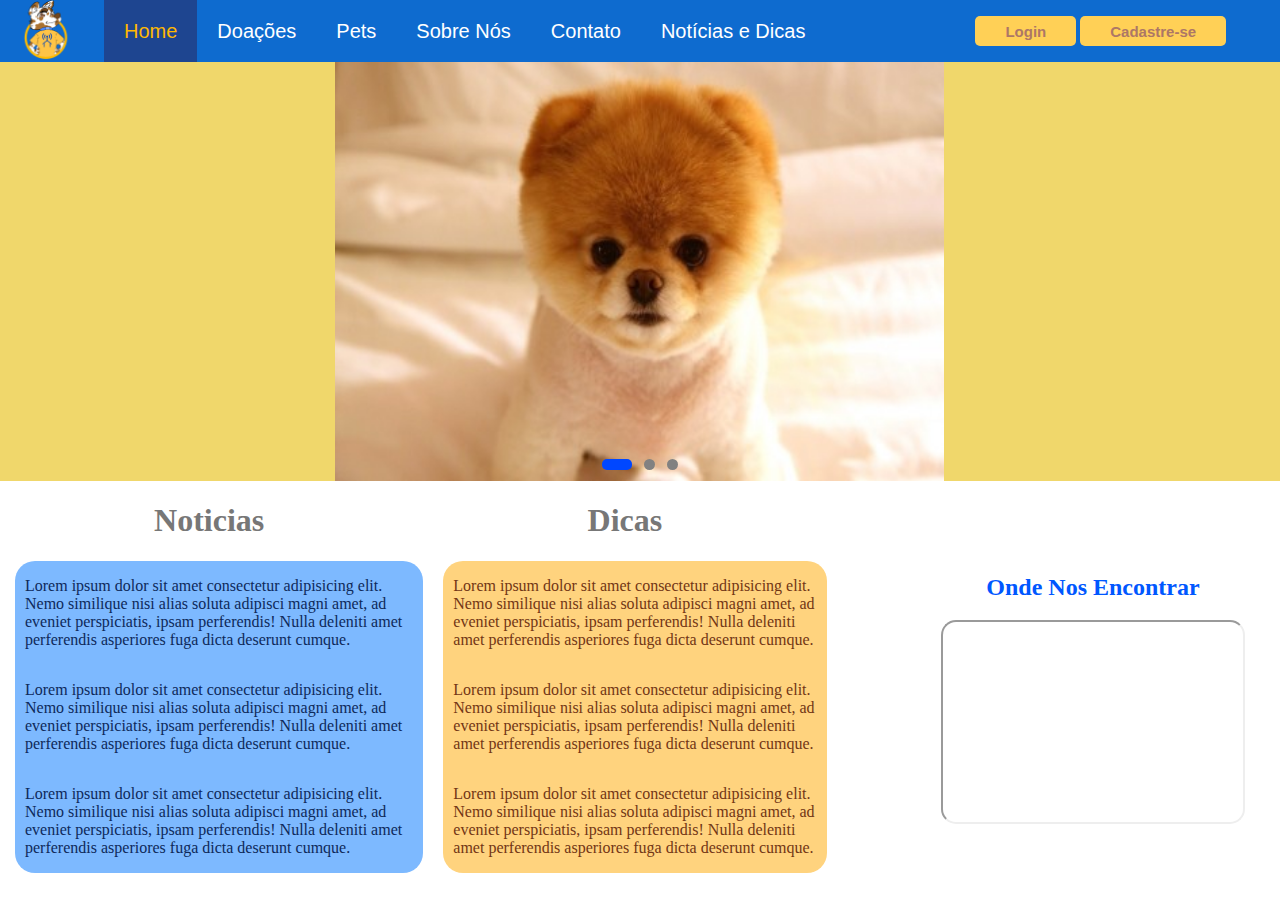
<file: Site/index.html>
<!DOCTYPE html>
<html lang="pt-br">

<head>
    <meta charset="UTF-8">
    <meta http-equiv="X-UA-Compatible" content="IE=edge">
    <meta name="viewport" content="width=device-width, initial-scale=1.0">
    <title>Adote-me</title>
    <link rel="stylesheet" href="home.css">
    <link rel="stylesheet" href="style_geral.css">
</head>


<body>
    <div class="box">
        <img src="logo.png" alt="logo" class="logo">
        <header>
            <ul>
                <li><a class="selected_nav" href="">Home</a></li>
                <li><a href="Doações/cartão/index.html">Doações</a></li>
                <li><a href="Página 2/pag2.html">Pets</a></li>
                <li><a href="Sobre nós/index.html">Sobre Nós</a></li>
                <li><a href="Contato/contato.html">Contato</a></li>
                <li><a href="Noticias e dicas/noticias/index.html">Notícias e Dicas</a></li>
                <div class="nav_buttons">
                    <a href="Login/pag5.html"><button class="login ">Login</button></a>
                    <a href="Cadastro/cadastro.html"><Button class="cadastro ">Cadastre-se</Button></a>
                </div>
            </ul>
        </header>
        <div class="animaisSelecao">
            <ul class="slides">
                <input type="radio" name="radio-btn" id="img-1" checked />
                <li class="slide-container">
                    <div class="slide">
                        <img src="images/cute_dog_boo-wide-450x281.jpg" />
                    </div>

                    <div class="nav">
                        <label for="img-3" class="prev">&#x2039;</label>
                        <label for="img-2" class="next">&#x203a;</label>
                    </div>
                </li>

                <input type="radio" name="radio-btn" id="img-2" />
                <li class="slide-container">
                    <div class="slide">
                        <img src="images/dogs-dyed-450x281.jpg" />
                    </div>
                    <div class="nav">
                        <label for="img-1" class="prev">&#x2039;</label>
                        <label for="img-3" class="next">&#x203a;</label>
                    </div>
                </li>

                <input type="radio" name="radio-btn" id="img-3" />
                <li class="slide-container">
                    <div class="slide">
                        <img src="images/download.jpg" />
                    </div>
                    <div class="nav">
                        <label for="img-2" class="prev">&#x2039;</label>
                        <label for="img-1" class="next">&#x203a;</label>
                    </div>
                </li>

                <li class="nav-dots">
                    <label for="img-1" class="nav-dot" id="img-dot-1"></label>
                    <label for="img-2" class="nav-dot" id="img-dot-2"></label>
                    <label for="img-3" class="nav-dot" id="img-dot-3"></label>
                </li>
            </ul>
        </div>
        <div class="noticias">
            <h1>Noticias</h1>
            <div class="noticiasBox">
                <article class="noticia1">
                    <p>Lorem ipsum dolor sit amet consectetur adipisicing elit. Nemo similique nisi alias soluta adipisci magni amet, ad eveniet perspiciatis, ipsam perferendis! Nulla deleniti amet perferendis asperiores fuga dicta deserunt cumque.</p>
                </article>
                <article class="noticia2">
                    <p>Lorem ipsum dolor sit amet consectetur adipisicing elit. Nemo similique nisi alias soluta adipisci magni amet, ad eveniet perspiciatis, ipsam perferendis! Nulla deleniti amet perferendis asperiores fuga dicta deserunt cumque.</p>
                </article>
                <article class="noticia3">
                    <p>Lorem ipsum dolor sit amet consectetur adipisicing elit. Nemo similique nisi alias soluta adipisci magni amet, ad eveniet perspiciatis, ipsam perferendis! Nulla deleniti amet perferendis asperiores fuga dicta deserunt cumque.</p>
                </article>
            </div>
        </div>
        <div class="dicas">
            <h1>Dicas</h1>
            <div class="dicasBox">
                <article class="dica1">
                    <p>Lorem ipsum dolor sit amet consectetur adipisicing elit. Nemo similique nisi alias soluta adipisci magni amet, ad eveniet perspiciatis, ipsam perferendis! Nulla deleniti amet perferendis asperiores fuga dicta deserunt cumque.</p>
                </article>
                <article class="dica2">
                    <p>Lorem ipsum dolor sit amet consectetur adipisicing elit. Nemo similique nisi alias soluta adipisci magni amet, ad eveniet perspiciatis, ipsam perferendis! Nulla deleniti amet perferendis asperiores fuga dicta deserunt cumque.</p>
                </article>
                <article class="dica3">
                    <p>Lorem ipsum dolor sit amet consectetur adipisicing elit. Nemo similique nisi alias soluta adipisci magni amet, ad eveniet perspiciatis, ipsam perferendis! Nulla deleniti amet perferendis asperiores fuga dicta deserunt cumque.</p>
                </article>
            </div>
        </div>
        <div class="local">
            <article>
                <h2>Onde Nos Encontrar</h2>
                <iframe src=""></iframe>
            </article>
        </div>
        <div class="hamburger-menu">
            <input id="menu__toggle" type="checkbox" />
            <label class="menu__btn" for="menu__toggle">
              <span></span>
            </label>

            <ul class="menu__box">
                <li><a class="menu__item" href="">Home</a></li>
                <li><a class="menu__item" href="Doações/cartão/index.html">Doações</a></li>
                <li><a class="menu__item" href="Página 2/pag2.html">Pets</a></li>
                <li><a class="menu__item" href="Sobre nós/index.html">Sobre Nós</a></li>
                <li><a class="menu__item" href="Contato/contato.html">Contato</a></li>
                <li><a class="menu__item" href="Noticias e dicas/noticias/index.html">Notícias e Dicas</a></li>
                <li>
                    <div class="mob-logo"><img src="logo.png" alt=""></div>
                </li>
            </ul>
            <div class="menu_shadow"></div>
        </div>

    </div>
    </div>
</body>

</html>
</file>
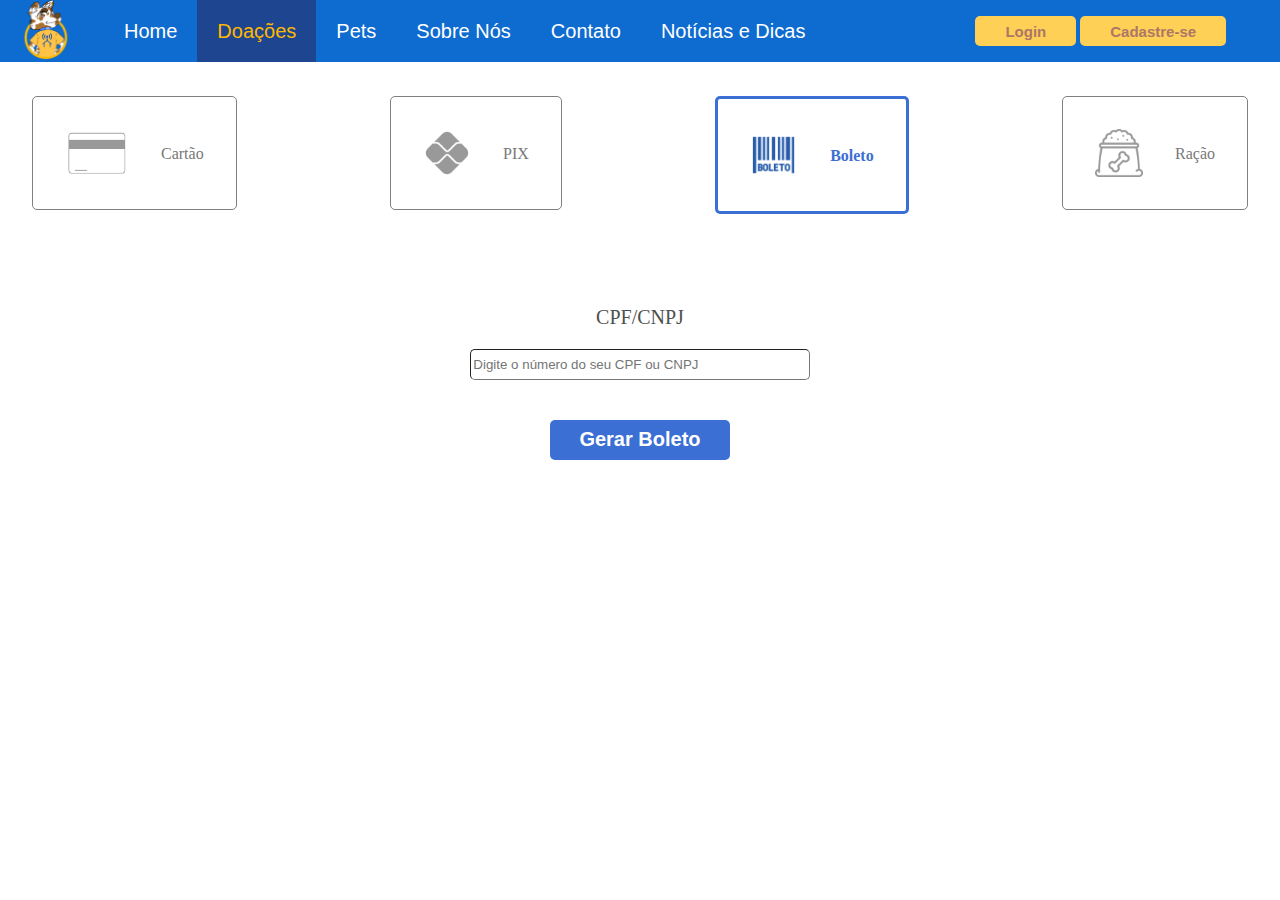
<file: Site/Doações/Boleto/index.html>
<!DOCTYPE html>
<html lang="pt-br">

<head>
    <meta charset="UTF-8">
    <meta http-equiv="X-UA-Compatible" content="IE=edge">
    <meta name="viewport" content="width=device-width, initial-scale=1.0">
    <title>Doações</title>
    <link rel="stylesheet" href="../style.css">
    <link rel="stylesheet" href="../../style_geral.css">
</head>

<body>
    <div class="box">
        <img src="../../logo.png" alt="logo" class="logo">
        <header>
            <ul>
                <li><a href="../../index.html">Home</a></li>
                <li><a class="selected_nav" href="">Doações</a></li>
                <li><a href="../../Página 2/pag2.html">Pets</a></li>
                <li><a href="../../Sobre nós/index.html">Sobre Nós</a></li>
                <li><a href="../../Contato/contato.html">Contato</a></li>
                <li><a href="../../Noticias e dicas/noticias/index.html">Notícias e Dicas</a></li>
                <div class="nav_buttons">
                    <a href="../../Login/pag5.html"><button class="login ">Login</button></a>
                    <a href="../../Cadastro/cadastro.html"><Button class="cadastro ">Cadastre-se</Button></a>
                </div>
            </ul>
        </header>
        <div class="content">
            <div class="pagamento-opc">
                <a href="../cartão/index.html">
                    <div class="cartao-opc">
                        <img src="../img/deselected/cartao simbolo deselected.png" alt="" class="card-img">
                        <p>Cartão</p>
                    </div>
                </a>

                <a href="../PIX/index.html">
                    <div class="pix-opc">
                        <img src="../img/deselected/pix simbolo deselected.png" alt="">
                        <p>PIX</p>
                    </div>
                </a>

                <a href="../Boleto/index.html">
                    <div class="selected-opc" class="boleto-opc">
                        <img src="../img/selected/boleto simbolo selected.png" alt="">
                        <p>Boleto</p>
                    </div>
                </a>

                <a href="../Ração/index.html">
                    <div class="racao-opc">
                        <img src="../img/deselected/ração simbolo deselected.png" alt="">
                        <p>Ração</p>
                    </div>
                </a>
            </div>
            <div class="informacoes-boleto">
                <div>
                    <div class="cpf">
                        <p>CPF/CNPJ</p>
                        <input type="text" placeholder="Digite o número do seu CPF ou CNPJ" class="long-input">
                    </div>
                    <div class="boleto-infos">
                    </div>
                </div>
                <div class="btn-confirmar">
                    <a href="../index.html"><button>Gerar Boleto</button></a>
                </div>
            </div>
            <div class="hamburger-menu">
                <input id="menu__toggle" type="checkbox" />
                <label class="menu__btn" for="menu__toggle">
              <span></span>
            </label>

                <ul class="menu__box">
                    <li><a class="menu__item" href="../../index.html">Home</a></li>
                    <li><a class="menu__item" href="">Doações</a></li>
                    <li><a class="menu__item" href="../../Página 2/pag2.html">Pets</a></li>
                    <li><a class="menu__item" href="../../Sobre nós/index.html">Sobre Nós</a></li>
                    <li><a class="menu__item" href="../../Contato/contato.html">Contato</a></li>
                    <li><a class="menu__item" href="../../Noticias e dicas/noticias/index.html">Notícias e Dicas</a></li>
                    <li>
                        <div class="mob-logo"><img src="../../logo.png" alt=""></div>
                    </li>
                </ul>
                <div class="menu_shadow"></div>
            </div>
        </div>
</body>

</html>
</file>
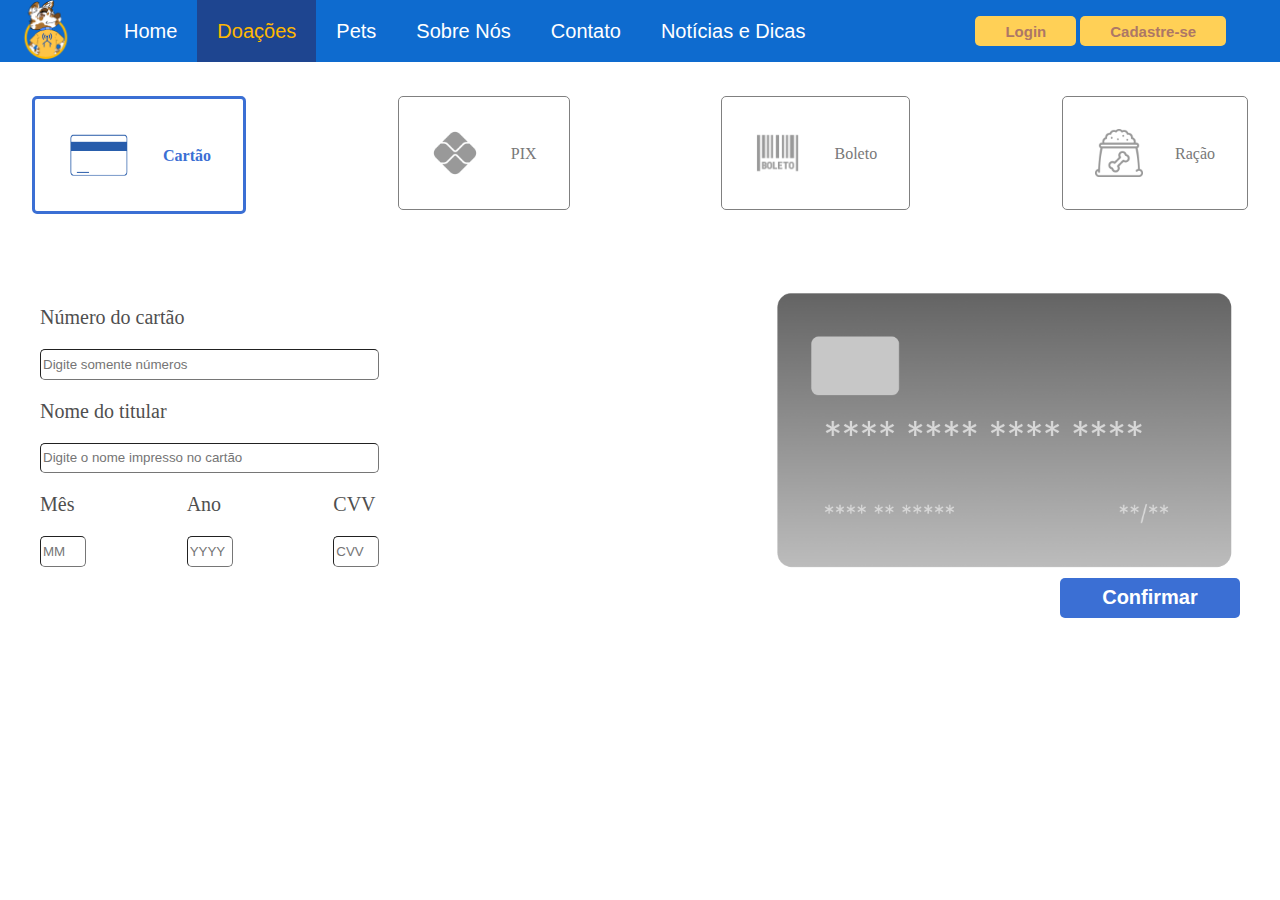
<file: Site/Doações/cartão/index.html>
<!DOCTYPE html>
<html lang="pt-br">

<head>
    <meta charset="UTF-8">
    <meta http-equiv="X-UA-Compatible" content="IE=edge">
    <meta name="viewport" content="width=device-width, initial-scale=1.0">
    <title>Doações</title>
    <link rel="stylesheet" href="../style.css">
    <link rel="stylesheet" href="../../style_geral.css">
</head>

<body>
    <div class="box">
        <img src="../../logo.png" alt="logo" class="logo">
        <header>
            <ul>
                <li><a href="../../index.html">Home</a></li>
                <li><a class="selected_nav" href="">Doações</a></li>
                <li><a href="../../Página 2/pag2.html">Pets</a></li>
                <li><a href="../../Sobre nós/index.html">Sobre Nós</a></li>
                <li><a href="../../Contato/contato.html">Contato</a></li>
                <li><a href="../../Noticias e dicas/noticias/index.html">Notícias e Dicas</a></li>
                <div class="nav_buttons">
                    <a href="../../Login/pag5.html"><button class="login ">Login</button></a>
                    <a href="../../Cadastro/cadastro.html"><Button class="cadastro ">Cadastre-se</Button></a>
                </div>
            </ul>
        </header>
        <div class="content">
            <div class="pagamento-opc">
                <a href="../cartão/index.html">
                    <div class="selected-opc" class="cartao-opc">
                        <img src="../img/selected/cartao simbolo selected.png" alt="" class="card-img">
                        <p>Cartão</p>
                    </div>
                </a>

                <a href="../PIX/index.html">
                    <div class="pix-opc">
                        <img src="../img/deselected/pix simbolo deselected.png" alt="">
                        <p>PIX</p>
                    </div>
                </a>

                <a href="../Boleto/index.html">
                    <div class="boleto-opc">
                        <img src="../img/deselected/boleto simbolo deselected.png" alt="">
                        <p>Boleto</p>
                    </div>
                </a>

                <a href="../Ração/index.html">
                    <div class="racao-opc">
                        <img src="../img/deselected/ração simbolo deselected.png" alt="">
                        <p>Ração</p>
                    </div>
                </a>
            </div>
            <div class="informacoes">
                <div class="infos">
                    <p>Número do cartão</p>
                    <input type="text" placeholder="Digite somente números" class="long-input">
                    <p>Nome do titular</p>
                    <input type="text" placeholder="Digite o nome impresso no cartão" class="long-input">
                    <div class="info-mini">
                        <div class="mes">
                            <p>Mês</p>
                            <input type="text" placeholder="MM" class="short-input">
                        </div>
                        <div class="ano">
                            <p>Ano</p>
                            <input type="text" placeholder="YYYY" class="short-input">
                        </div>
                        <div class="cvv">
                            <p>CVV</p>
                            <input type="text" placeholder="CVV" class="short-input">
                        </div>
                    </div>
                </div>
                <div class="img-cartao">
                    <img src="../img/imagem cartão de crédito.png" alt="">
                    <a href="../index.html"><button>Confirmar</button></a>
                </div>
            </div>
            <div class="hamburger-menu">
                <input id="menu__toggle" type="checkbox" />
                <label class="menu__btn" for="menu__toggle">
              <span></span>
            </label>

                <ul class="menu__box">
                    <li><a class="menu__item" href="../../index.html">Home</a></li>
                    <li><a class="menu__item" href="">Doações</a></li>
                    <li><a class="menu__item" href="../../Página 2/pag2.html">Pets</a></li>
                    <li><a class="menu__item" href="../../Sobre nós/index.html">Sobre Nós</a></li>
                    <li><a class="menu__item" href="../../Contato/contato.html">Contato</a></li>
                    <li><a class="menu__item" href="../../Noticias e dicas/noticias/index.html">Notícias e Dicas</a></li>
                    <li>
                        <div class="mob-logo"><img src="../../logo.png" alt=""></div>
                    </li>
                </ul>
                <div class="menu_shadow"></div>
            </div>
        </div>
</body>

</html>
</file>
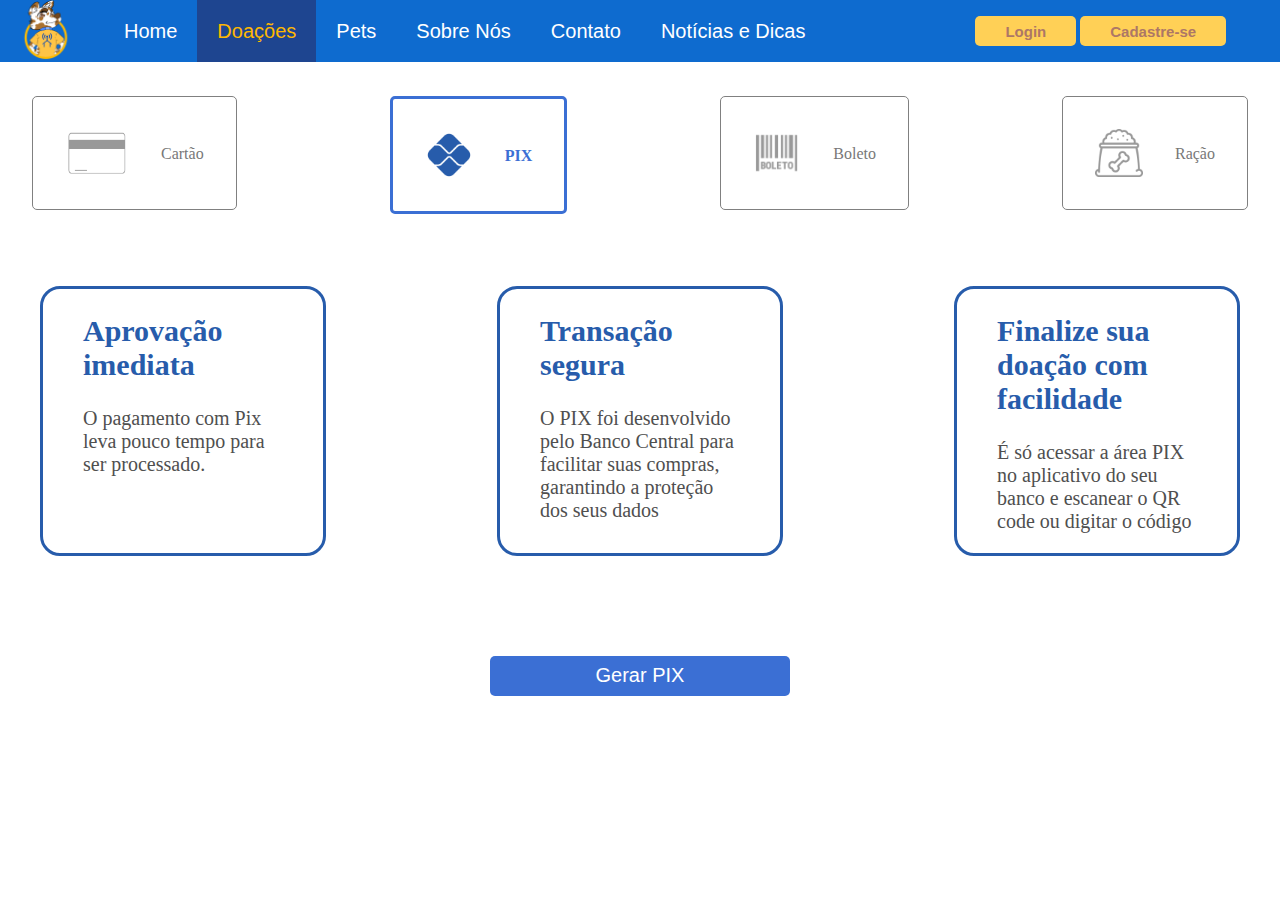
<file: Site/Doações/PIX/index.html>
<!DOCTYPE html>
<html lang="pt-br">

<head>
    <meta charset="UTF-8">
    <meta http-equiv="X-UA-Compatible" content="IE=edge">
    <meta name="viewport" content="width=device-width, initial-scale=1.0">
    <title>Doações</title>
    <link rel="stylesheet" href="../style.css">
    <link rel="stylesheet" href="../../style_geral.css">
</head>

<body>
    <div class="box">
        <img src="../../logo.png" alt="logo" class="logo">
        <header>
            <ul>
                <li><a href="../../index.html">Home</a></li>
                <li><a class="selected_nav" href="">Doações</a></li>
                <li><a href="../../Página 2/pag2.html">Pets</a></li>
                <li><a href="../../Sobre nós/index.html">Sobre Nós</a></li>
                <li><a href="../../Contato/contato.html">Contato</a></li>
                <li><a href="../../Noticias e dicas/noticias/index.html">Notícias e Dicas</a></li>
                <div class="nav_buttons">
                    <a href="../../Login/pag5.html"><button class="login ">Login</button></a>
                    <a href="../../Cadastro/cadastro.html"><Button class="cadastro ">Cadastre-se</Button></a>
                </div>
            </ul>
        </header>
        <div class="content">
            <div class="pagamento-opc">
                <a href="../cartão/index.html">
                    <div class="cartao-opc">
                        <img src="../img/deselected/cartao simbolo deselected.png" alt="" class="card-img">
                        <p>Cartão</p>
                    </div>
                </a>

                <a href="../PIX/index.html">
                    <div class="selected-opc" class="pix-opc">
                        <img src="../img/selected/pix simbolo selected.png" alt="">
                        <p>PIX</p>
                    </div>
                </a>

                <a href="../Boleto/index.html">
                    <div class="boleto-opc">
                        <img src="../img/deselected/boleto simbolo deselected.png" alt="">
                        <p>Boleto</p>
                    </div>
                </a>

                <a href="../Ração/index.html">
                    <div class="racao-opc">
                        <img src="../img/deselected/ração simbolo deselected.png" alt="">
                        <p>Ração</p>
                    </div>
                </a>
            </div>
            <div class="informacoes-pix">
                <div class="pix-infos">
                    <div class="div-infos">
                        <h2>Aprovação imediata</h2>
                        <p>O pagamento com Pix leva pouco tempo para ser processado. </p>
                    </div>
                    <div class="div-infos">
                        <h2>Transação segura</h2>
                        <p>O PIX foi desenvolvido pelo Banco Central para facilitar suas compras, garantindo a proteção dos seus dados</p>
                    </div>
                    <div class="div-infos">
                        <h2>Finalize sua doação com facilidade</h2>
                        <p>É só acessar a área PIX no aplicativo do seu banco e escanear o QR code ou digitar o código</p>
                    </div>
                </div>

                <div class="pix-gerar">
                    <a href="../index.html"><button>Gerar PIX</button></a>
                </div>
            </div>
            <div class="hamburger-menu">
                <input id="menu__toggle" type="checkbox" />
                <label class="menu__btn" for="menu__toggle">
              <span></span>
            </label>

                <ul class="menu__box">
                    <li><a class="menu__item" href="../../index.html">Home</a></li>
                    <li><a class="menu__item" href="">Doações</a></li>
                    <li><a class="menu__item" href="../../Página 2/pag2.html">Pets</a></li>
                    <li><a class="menu__item" href="../../Sobre nós/index.html">Sobre Nós</a></li>
                    <li><a class="menu__item" href="../../Contato/contato.html">Contato</a></li>
                    <li><a class="menu__item" href="../../Noticias e dicas/noticias/index.html">Notícias e Dicas</a></li>
                    <li>
                        <div class="mob-logo"><img src="../../logo.png" alt=""></div>
                    </li>
                </ul>
                <div class="menu_shadow"></div>
            </div>
</body>

</html>
</file>
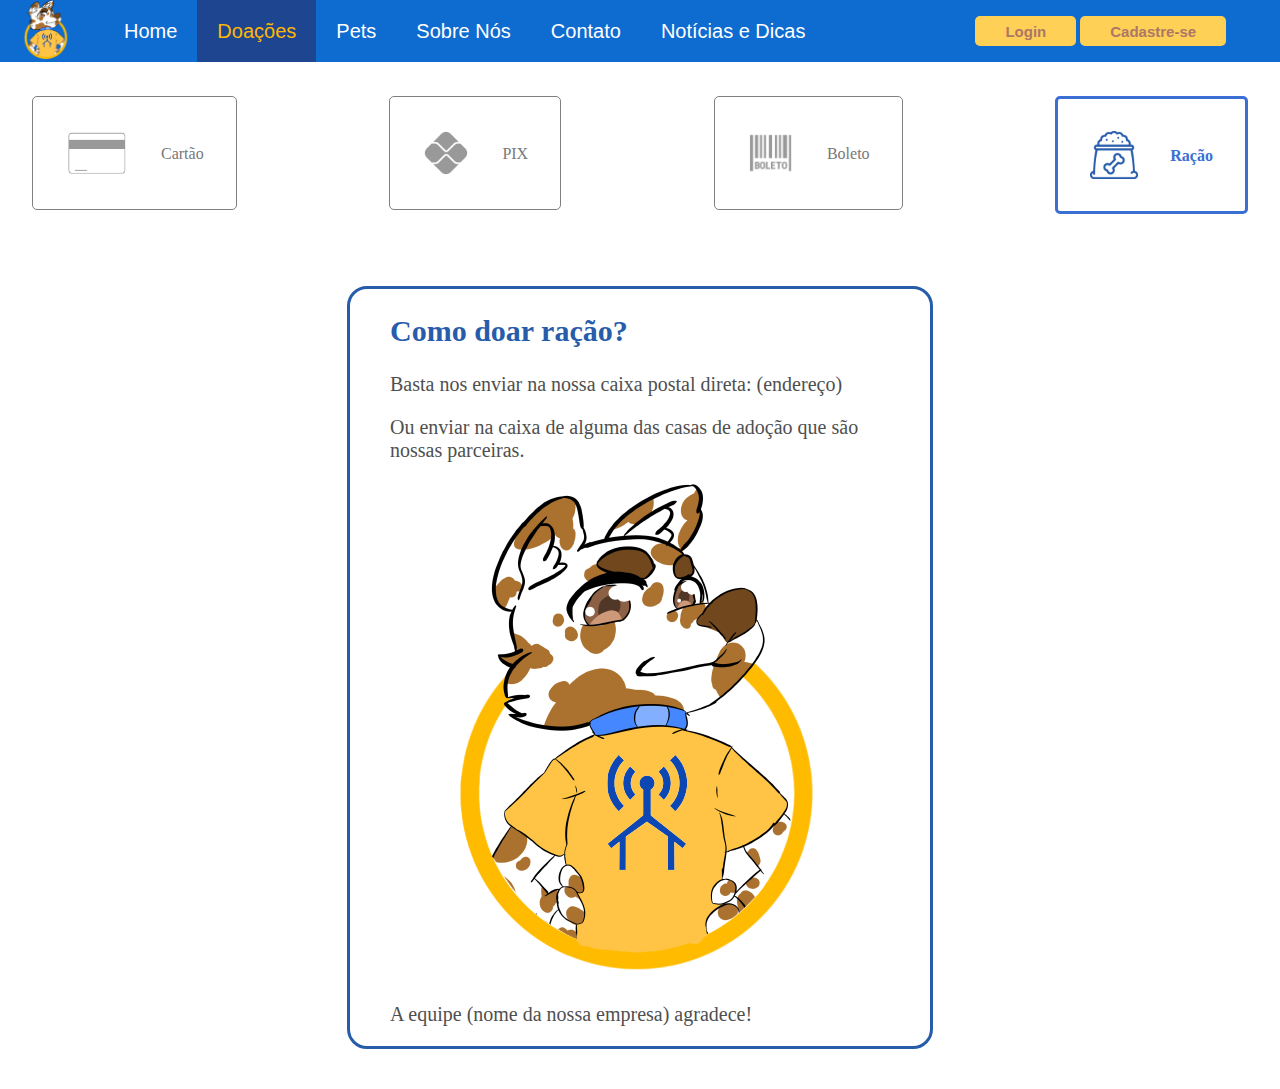
<file: Site/Doações/Ração/index.html>
<!DOCTYPE html>
<html lang="pt-br">

<head>
    <meta charset="UTF-8">
    <meta http-equiv="X-UA-Compatible" content="IE=edge">
    <meta name="viewport" content="width=device-width, initial-scale=1.0">
    <title>Doações</title>
    <link rel="stylesheet" href="../style.css">
    <link rel="stylesheet" href="../../style_geral.css">
</head>

<body>
    <div class="box">
        <img src="../../logo.png" alt="logo" class="logo">
        <header>
            <ul>
                <li><a href="../../index.html">Home</a></li>
                <li><a class="selected_nav" href="">Doações</a></li>
                <li><a href="../../Página 2/pag2.html">Pets</a></li>
                <li><a href="../../Sobre nós/index.html">Sobre Nós</a></li>
                <li><a href="../../Contato/contato.html">Contato</a></li>
                <li><a href="../../Noticias e dicas/noticias/index.html">Notícias e Dicas</a></li>
                <div class="nav_buttons">
                    <a href="../../Login/pag5.html"><button class="login ">Login</button></a>
                    <a href="../../Cadastro/cadastro.html"><Button class="cadastro ">Cadastre-se</Button></a>
                </div>
            </ul>
        </header>
        <div class="content">
            <div class="pagamento-opc">
                <a href="../cartão/index.html">
                    <div class="cartao-opc">
                        <img src="../img/deselected/cartao simbolo deselected.png" alt="" class="card-img">
                        <p>Cartão</p>
                    </div>
                </a>

                <a href="../PIX/index.html">
                    <div class="pix-opc">
                        <img src="../img/deselected/pix simbolo deselected.png" alt="">
                        <p>PIX</p>
                    </div>
                </a>

                <a href="../Boleto/index.html">
                    <div class="boleto-opc">
                        <img src="../img/deselected/boleto simbolo deselected.png" alt="">
                        <p>Boleto</p>
                    </div>
                </a>

                <a href="../Ração/index.html">
                    <div class="selected-opc" class="racao-opc">
                        <img src="../img/selected/ração simbolo selected.png" alt="">
                        <p>Ração</p>
                    </div>
                </a>
            </div>
            <div class="informacoes-racao">
                <div class="div-infos">
                    <h2>Como doar ração?</h2>
                    <p>Basta nos enviar na nossa caixa postal direta: (endereço)</p>
                    <p>Ou enviar na caixa de alguma das casas de adoção que são nossas parceiras.</p>
                    <img src="../../logo.png" alt="logo">
                    <p>A equipe (nome da nossa empresa) agradece!</p>
                </div>

            </div>
            <div class="hamburger-menu">
                <input id="menu__toggle" type="checkbox" />
                <label class="menu__btn" for="menu__toggle">
              <span></span>
            </label>

                <ul class="menu__box">
                    <li><a class="menu__item" href="../../index.html">Home</a></li>
                    <li><a class="menu__item" href="">Doações</a></li>
                    <li><a class="menu__item" href="../../Página 2/pag2.html">Pets</a></li>
                    <li><a class="menu__item" href="../../Sobre nós/index.html">Sobre Nós</a></li>
                    <li><a class="menu__item" href="../../Contato/contato.html">Contato</a></li>
                    <li><a class="menu__item" href="../../Noticias e dicas/noticias/index.html">Notícias e Dicas</a></li>
                    <li>
                        <div class="mob-logo"><img src="../../logo.png" alt=""></div>
                    </li>
                </ul>
                <div class="menu_shadow"></div>
            </div>
</body>

</html>
</file>
<file: Site/home.css>
@import url('https://fonts.googleapis.com/css2?family=Montserrat:ital,wght@0,100;0,200;0,300;0,400;0,500;0,600;0,700;0,800;0,900;1,100;1,200;1,300;1,400;1,500;1,600;1,700;1,800;1,900&family=Playfair+Display:ital@0;1&display=swap');
body {
    margin: 0;
    padding: 0;
    box-sizing: border-box;
}

.box {
    margin-top: 61px;
    display: grid;
    grid-template: 1fr 1fr/3fr 3fr 1fr 1fr;
    grid-template-areas: "animaisSelecao animaisSelecao animaisSelecao animaisSelecao" "noticias dicas none local";
    margin-bottom: 10px;
}

.animaisSelecao {
    grid-area: animaisSelecao;
    display: flex;
    align-items: center;
    justify-content: center;
    background-color: rgb(240, 215, 107);
}

h1 {
    color: #777777;
}

.noticias {
    grid-area: noticias;
    text-align: center;
    margin-left: 15px;
}

.noticiasBox {
    display: grid;
}

.noticia1 {
    border-radius: 20px 20px 0 0;
}

.noticia3 {
    border-radius: 0 0 20px 20px;
}

.noticia1,
.noticia2,
.noticia3 {
    padding: 0 10px;
    background-color: #7DB9FF;
    color: #0e295a;
    width: 100%;
    text-align: left;
    transition: 0.5s;
}

.noticia1:hover,
.noticia2:hover,
.noticia3:hover {
    color: white;
    background-color: #004381;
}

.dicas {
    grid-area: dicas;
    text-align: center;
    margin-left: 40px;
}

.dicasBox {
    display: grid;
}

.dica1 {
    border-radius: 20px 20px 0 0;
}

.dica3 {
    border-radius: 0 0 20px 20px;
}

.dica1,
.dica2,
.dica3 {
    color: #723615;
    padding: 0 10px;
    background-color: #FFD37E;
    width: 100%;
    text-align: left;
    transition: 0.5s;
}

.dica1:hover,
.dica2:hover,
.dica3:hover {
    color: white;
    background-color: #C07A53;
}

.local {
    grid-area: local;
    display: flex;
    align-items: center;
    justify-content: center;
    margin-right: 35px;
    color: #0057FF;
}

.local article {
    display: inline-block;
    text-align: center;
}

iframe {
    border-radius: 15px;
    height: 200px;
}


/* colocar uma seção de imagens que vão passando */

.slides {
    padding: 0;
    width: 609px;
    height: 420px;
    display: block;
    margin: 0 auto;
    position: relative;
}

.slides * {
    user-select: none;
    -ms-user-select: none;
    -moz-user-select: none;
    -khtml-user-select: none;
    -webkit-user-select: none;
    -webkit-touch-callout: none;
}

.slides input {
    display: none;
}

.slide-container {
    display: block;
}

.slide {
    top: 0;
    opacity: 0;
    width: 609px;
    height: 420px;
    display: block;
    position: absolute;
    transform: translate(1, 0);
    transition: all .7s ease-in-out;
}

.slide img {
    width: 100%;
    height: 100%;
}

.nav label {
    width: 40px;
    height: 100%;
    display: none;
    position: absolute;
    opacity: 0;
    z-index: 9;
    cursor: pointer;
    transition: opacity .2s;
    color: #FFF;
    /* cor das setinhas*/
    font-size: 40pt;
    text-align: center;
    line-height: 380px;
    font-family: "Arial", sans-serif;
    background-color: rgba(255, 255, 255, 0);
    text-shadow: 0px 0px 15px rgb(119, 119, 119);
}

.slide:hover+.nav label {
    opacity: 0.5;
}

.nav label:hover {
    opacity: 1;
}

.nav .next {
    right: 0;
}

input:checked+.slide-container .slide {
    opacity: 1;
    transition: opacity 1s ease-in-out;
}

input:checked+.slide-container .nav label {
    display: block;
}

.nav-dots {
    width: 100%;
    bottom: 9px;
    height: 11px;
    display: block;
    position: absolute;
    text-align: center;
}

.nav-dots .nav-dot {
    top: -5px;
    width: 11px;
    height: 11px;
    margin: 0 4px;
    position: relative;
    border-radius: 100%;
    display: inline-block;
    background-color: #818181;
}

.nav-dots .nav-dot:hover {
    cursor: pointer;
    background-color: #0047FF;
}

input#img-1:checked~.nav-dots label#img-dot-1,
input#img-2:checked~.nav-dots label#img-dot-2,
input#img-3:checked~.nav-dots label#img-dot-3 {
    background: #0047FF;
    width: 30px;
    border-radius: 5px;
}

@media screen and (max-width:480px) {
    .box {
        display: block;
    }
    .local {
        font-size: 30px;
    }
    .noticias h1,
    .dicas h1 {
        font-size: 80px;
    }
    .noticiasBox,
    .dicasBox {
        font-size: 25px;
        word-break: break-all;
    }
    .animaisSelecao {
        width: 100%;
        height: 100%;
    }
    .slide {
        margin-top: 21px;
        width: 100%;
        height: 100%;
    }
    .slides {
        height: 315px;
    }
    .slide img {
        width: 100%;
        height: 100%;
    }
    .nav label {
        line-height: 300px;
    }
    .nav-dots {
        bottom: 20px;
    }
    .noticias,
    .dicas {
        margin-left: 10px;
        margin-right: 10px;
        width: 90%;
    }
}
</file>
<file: Site/style_geral.css>
/* body {
    background-size: cover;
    width: 100%;
    background-image: url("seamless-dog-pattern-with-paw-prints-hearts-cat-foot-texture-pattern-with-doggy-pawprint_192280-743.webp");
    background-size: unset;
} */

.logo {
    position: fixed;
    z-index: 5;
    top: 0;
    left: 0;
    width: 60px;
    margin-left: 1em;
}

header {
    background-color: #0e6bcf;
    position: fixed;
    width: 100%;
    top: 0;
    left: 0;
    z-index: 1;
}

header ul {
    align-items: center;
    list-style: none;
    display: flex;
    margin-left: 4em;
}

header ul li {
    display: inline;
    height: 100%;
}

.selected_nav {
    pointer-events: none;
    background-color: #1E4590;
    color: #FFB800;
}

header ul .nav_buttons {
    margin-left: 150px;
}

header ul li a {
    text-align: center;
    text-decoration: none;
    font-size: 20px;
    padding: 1em;
    color: #ffffff;
    font-family: 'Poppins', sans-serif;
    transition: 0.5s;
}

header a:hover {
    color: #FFB800;
    background-color: #1E4590;
}

header ul .nav_buttons button {
    border-radius: 5px;
    border: none;
    padding: 0 2em;
    height: 2em;
    font-size: 15px;
    font-weight: 900;
    background-color: #FFD056;
    color: #AD7766;
    transition: 0.5s;
}

header ul .nav_buttons button:hover {
    background-color: #C07A53;
    color: #F2D4C7;
}

.hamburger-menu {
    display: none;
}

@media screen and (max-width:480px) {
    .logo {
        display: none;
    }
    header {
        background-color: #3B6FD4;
        align-items: center;
    }
    header ul li a {
        display: none;
    }
    header ul li img {
        display: none;
    }
    header ul {
        display: flex;
    }
    header ul .nav_buttons button {
        padding: 0 10px;
        font-size: 25px;
    }
    header ul .nav_buttons {
        margin-left: 4em;
    }
    .hamburger-menu {
        display: initial;
    }
    #menu__toggle {
        opacity: 0;
    }
    #menu__toggle:checked+.menu__btn>span {
        transform: rotate(45deg);
    }
    #menu__toggle:checked+.menu__btn>span::before {
        top: 0;
        transform: rotate(0deg);
    }
    #menu__toggle:checked+.menu__btn>span::after {
        top: 0;
        transform: rotate(90deg);
    }
    #menu__toggle:checked~.menu__box {
        left: 0 !important;
    }
    #menu__toggle:checked~.menu_shadow {
        display: initial !important;
    }
    .mob-logo {
        width: 100%;
    }
    .mob-logo img {
        width: 100%;
    }
    .menu__btn {
        position: fixed;
        top: 35px;
        left: 20px;
        width: 50px;
        height: 80px;
        cursor: pointer;
        z-index: 3;
    }
    .menu__btn>span,
    .menu__btn>span::before,
    .menu__btn>span::after {
        display: block;
        position: absolute;
        width: 100%;
        height: 12px;
        background-color: #96B6F2;
        transition-duration: .25s;
    }
    .menu__btn>span::before {
        content: '';
        top: -16px;
    }
    .menu__btn>span::after {
        content: '';
        top: 16px;
    }
    .menu__box {
        display: block;
        position: fixed;
        top: 0;
        left: -100%;
        width: 300px;
        height: 550px;
        margin: 0;
        padding: 80px 0;
        border-radius: 0 0 20px 0;
        list-style: none;
        background-color: #FFD37E;
        box-shadow: 2px 2px 6px rgba(0, 0, 0, .4);
        transition-duration: .25s;
        z-index: 2;
    }
    .menu_shadow {
        opacity: 0.5;
        display: none;
        top: 0;
        left: 0;
        position: fixed;
        height: 100%;
        width: 100%;
        background-color: black;
        z-index: 1;
    }
    .menu__item {
        display: block;
        padding: 12px 24px;
        color: #A8735D;
        font-family: 'Roboto', sans-serif;
        font-size: 25px;
        font-weight: 600;
        text-decoration: none;
        transition-duration: .25s;
    }
    .menu__item:hover {
        background-color: #C07A53;
        color: #F2D4C7;
    }
}
</file>
<file: Site/Doações/style.css>
body {
    margin: 0;
    padding: 0;
    box-sizing: border-box;
}

.box {
    margin-top: 6em;
}

.pagamento-opc {
    display: flex;
    justify-content: space-between;
    margin: 2em;
}

.pagamento-opc a {
    text-decoration: none;
}


/* geral / cartão */

.card-img {
    max-width: 4em;
}

.cartao-opc,
.pix-opc,
.boleto-opc,
.racao-opc {
    border: 1px gray solid;
    padding: 2em;
    border-radius: 5px;
    color: #787878;
    display: flex;
    height: 3em;
}

.cartao-opc img,
.pix-opc img,
.boleto-opc img,
.racao-opc img {
    padding-right: 2em;
}

.selected-opc {
    border: 3px #3B6FD4 solid;
    padding: 2em;
    border-radius: 5px;
    color: #3B6FD4;
    display: flex;
    font-weight: bold;
    height: 3em;
}

.selected-opc img {
    padding-right: 2em;
}

.informacoes {
    display: flex;
    justify-content: space-between;
    padding: 2em;
    font-size: 20px;
    color: #4F4F4F;
}

.info-mini {
    display: flex;
    justify-content: space-between;
}

input {
    height: 2em;
    border-radius: 5px;
    border-width: 1px;
}

.long-input {
    width: 25em;
}

.short-input {
    max-width: 3em;
}

.img-cartao {
    display: grid;
}

.img-cartao img {
    width: 70%;
    justify-self: end;
}

.img-cartao a {
    justify-self: end;
}

.img-cartao button {
    width: 9em;
    justify-self: end;
    height: 2em;
    font-size: 20px;
    border-radius: 5px;
    border: none;
    background-color: #3B6FD4;
    color: white;
    font-weight: bold;
}


/* página do pix */

.informacoes-pix {
    display: grid;
    padding: 2em;
    font-size: 20px;
    color: #4F4F4F;
}

.pix-infos {
    display: flex;
    justify-content: space-between;
}

.div-infos {
    border: 3px #275CAB solid;
    border-radius: 20px;
    padding: 0 2em;
    width: 10em;
}

.div-infos h2 {
    color: #275CAB;
}

.pix-gerar {
    justify-self: center;
    margin-top: 5em;
}

.pix-gerar button {
    height: 2em;
    width: 15em;
    font-size: 20px;
    border: none;
    border-radius: 5px;
    background-color: #3B6FD4;
    color: white;
}


/* Pagina do boleto */

.informacoes-boleto {
    display: grid;
    padding: 2em;
    font-size: 20px;
    color: #4F4F4F;
    justify-content: center;
}

.cpf {
    text-align: center;
}

.btn-confirmar {
    margin-top: 2em;
    justify-self: center;
}

.btn-confirmar button {
    width: 9em;
    height: 2em;
    border-radius: 5px;
    border: none;
    background-color: #3B6FD4;
    color: white;
    font-weight: bold;
    font-size: 20px;
}


/* página da ração */

.informacoes-racao {
    display: grid;
    padding: 2em;
    font-size: 20px;
    color: #4F4F4F;
    justify-content: center;
}

.informacoes-racao div {
    width: 25em;
}


/*pagina final*/

.informacoes-doacao {
    display: grid;
    padding: 2em;
    font-size: 20px;
    color: #4F4F4F;
    justify-content: center;
}

@media screen and (max-width:480px) {
    .content {
        display: block;
    }
    .pagamento-opc {
        display: grid;
        grid-template-columns: 50% 50%;
        max-width: 100%;
        margin: 1em;
    }
    .cartao-opc,
    .pix-opc,
    .boleto-opc,
    .racao-opc,
    .selected-opc {
        padding: 0;
        padding: 5px;
        height: 3em;
        font-size: 20px;
    }
    .cartao-opc img,
    .pix-opc img,
    .boleto-opc img,
    .racao-opc img,
    .selected-opc img {
        padding-right: 5px;
        width: 50px;
        height: 50px;
    }
    .informacoes {
        display: block;
        padding: 0.5em;
        font-size: 25px;
        max-width: 480px;
    }
    input {
        font-size: 20px;
        height: 2em;
    }
    .long-input {
        width: 100%;
    }
    .short-input {
        max-width: 5em;
        text-align: center;
    }
    .img-cartao {
        width: 100%;
        margin-top: 2em;
        text-align: center;
    }
    .img-cartao img {
        width: 100%;
        justify-self: center;
    }
    .img-cartao a {
        margin-top: 1em;
        justify-self: center;
    }
    .img-cartao button {
        font-size: 30px;
        width: 100%;
        height: 2em;
        border: none;
        margin-bottom: 0;
    }
    /* página do pix */
    .informacoes-pix {
        display: block;
        padding: 1em;
        font-size: 30px;
    }
    .pix-infos {
        margin-left: 0.5em;
        display: block;
    }
    .div-infos {
        padding: 0 1em;
        width: 80%;
        margin-bottom: 1em;
    }
    .pix-gerar {
        display: flex;
        justify-content: center;
        margin-top: 0em;
    }
    .pix-gerar button {
        width: 100%;
        font-size: 30px;
    }
    /* página boleto */
    .informacoes-boleto {
        font-size: 30px;
        justify-content: initial;
    }
    .cpf {
        text-align: center;
    }
    .btn-confirmar {
        margin-top: 2em;
        justify-self: center;
    }
    .btn-confirmar button {
        font-size: 30px;
    }
    /* página ração */
    .informacoes-racao {
        padding: 0;
        display: flex;
        width: 100%;
        justify-content: center;
        font-size: 30px;
    }
    .informacoes-racao div {
        word-wrap: break-word;
        margin-left: 1em;
        margin-right: 1em;
        width: 100%;
    }
    .informacoes-racao div img {
        width: 100%;
    }
    /*pagina final*/
    .informacoes-doacao {
        font-size: 30px;
    }
}
</file>
